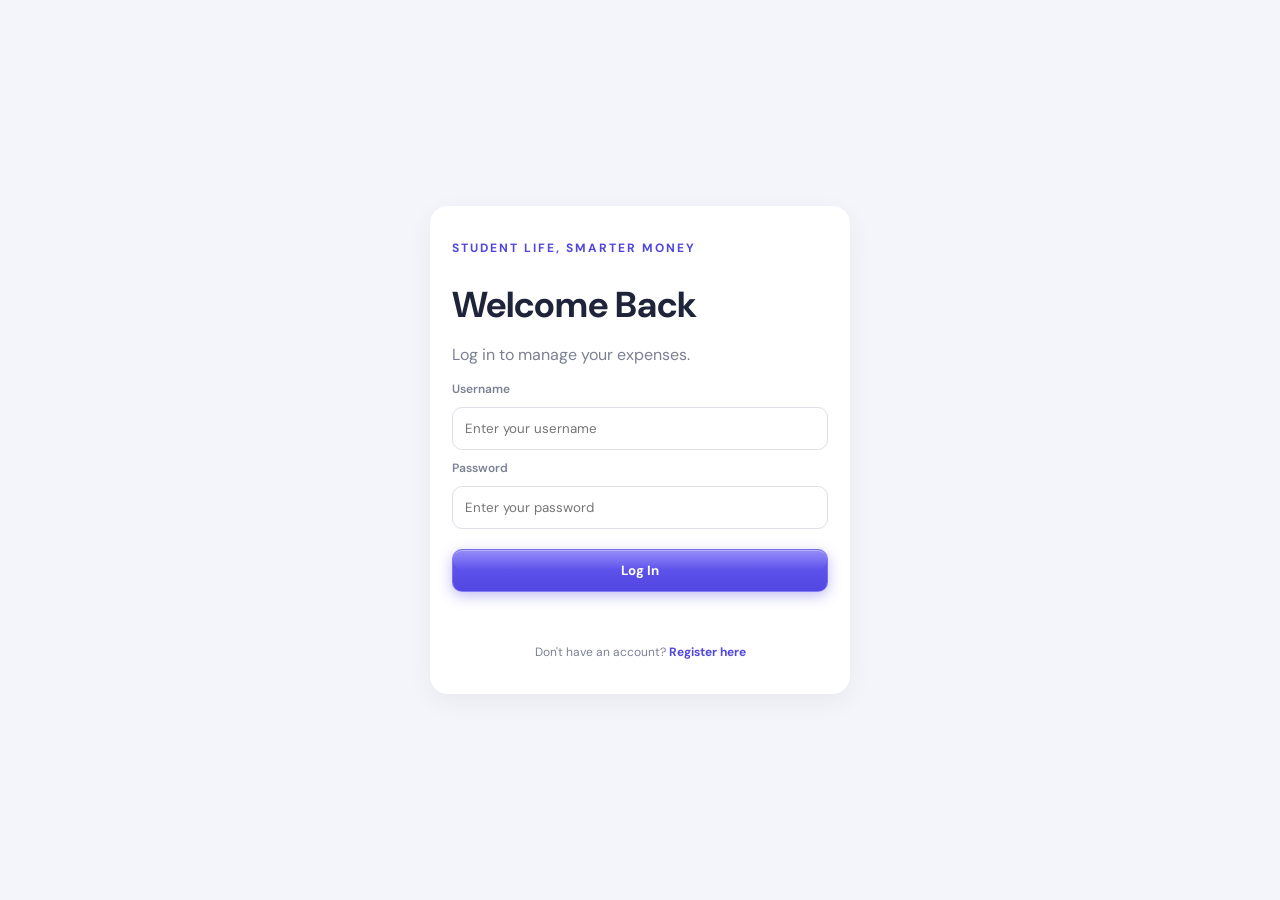
<file: admin.html>
<!DOCTYPE html>
<html lang="en">
<head>
    <meta charset="UTF-8">
    <meta name="viewport" content="width=device-width, initial-scale=1.0">
    <title>Admin Dashboard - Recorded Accounts</title>
    <link rel="stylesheet" href="style.css">
</head>
<body>

<header class="topbar">
    <div>
        <p class="eyebrow">ADMINISTRATOR PORTAL</p>
        <h1>Recorded Accounts</h1>
        <p class="subtitle">View all registered student accounts in the database.</p>
    </div>

    <div class="user-control">
        <span id="adminDisplay">👤 Admin</span>
        <button id="adminLogoutBtn" type="button">Logout</button>
    </div>
</header>

<main class="admin-main">
    <section class="panel">
        <div class="admin-header-row">
            <h2>Registered Users (<span id="userCount">0</span>)</h2>
            <button id="refreshUsersBtn" type="button">Refresh List</button>
        </div>

        <div class="table-container">
            <table class="accounts-table">
                <thead>
                    <tr>
                        <th>User ID</th>
                        <th>Username</th>
                        <th>Email Address</th>
                        <th>Password</th>
                        <th>Expenses Logged</th>
                    </tr>
                </thead>
                <tbody id="accountsTableBody"></tbody>
            </table>
        </div>

        <p id="noAccountsState" hidden>No registered accounts found.</p>
    </section>
</main>

<script src="admin.js"></script>
</body>
</html>
</file>
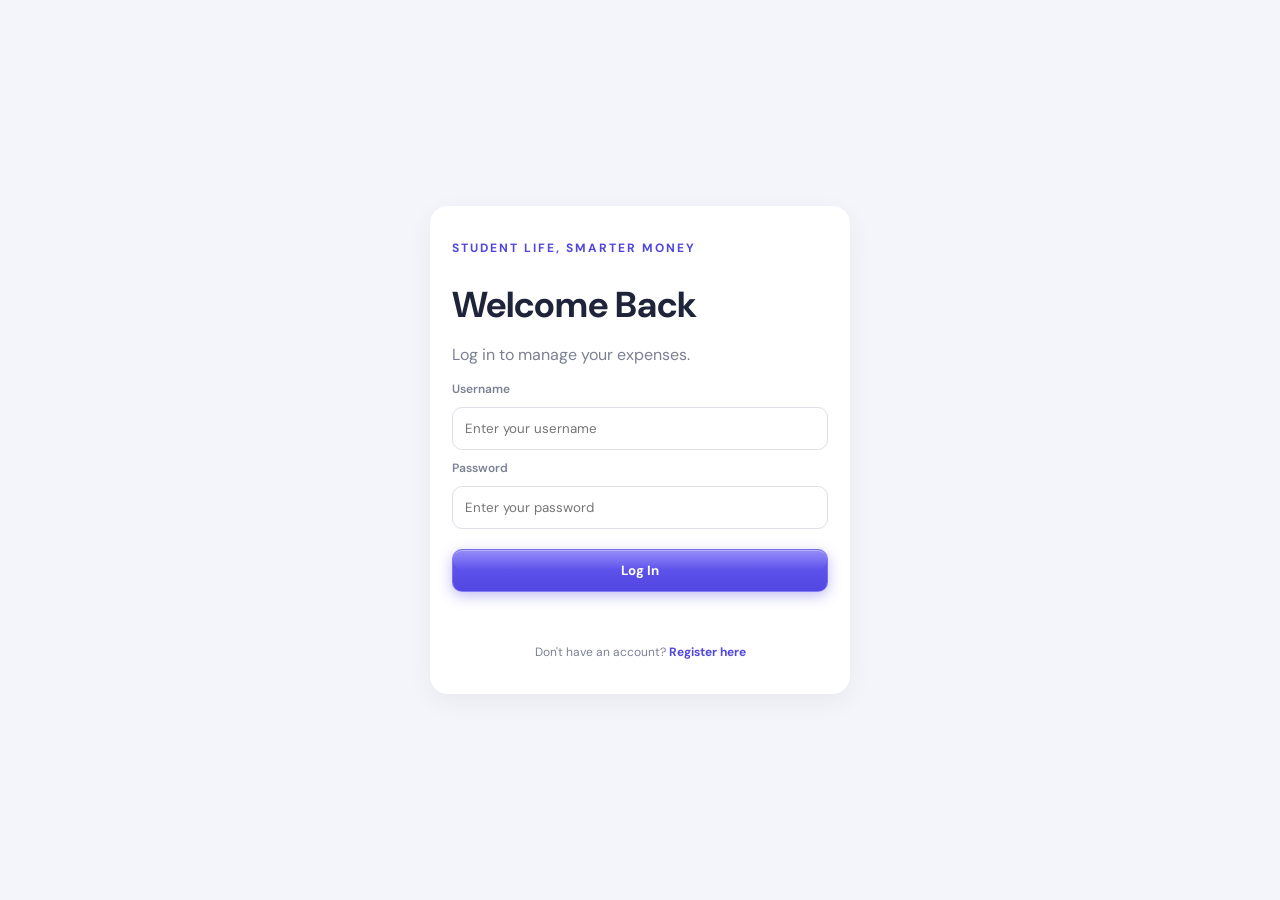
<file: login.html>
<!DOCTYPE html>
<html lang="en">
<head>
    <meta charset="UTF-8">
    <meta name="viewport" content="width=device-width, initial-scale=1.0">
    <title>Login - Student Expense Tracker</title>
    <link rel="stylesheet" href="style.css">
</head>
<body>

<div class="auth-container">
    <div class="panel auth-panel">
        <p class="eyebrow">STUDENT LIFE, SMARTER MONEY</p>
        <h1>Welcome Back</h1>
        <p class="subtitle">Log in to manage your expenses.</p>

        <form id="loginForm">
            <label for="username">Username</label>
            <input type="text" id="username" placeholder="Enter your username" required>

            <label for="password">Password</label>
            <input type="password" id="password" placeholder="Enter your password" required>

            <button type="submit" class="primary-btn">Log In</button>
            <p id="loginMessage" class="auth-message"></p>
        </form>

        <p class="auth-switch">
            Don't have an account? <a href="register.html">Register here</a>
        </p>
    </div>
</div>

<script src="auth.js"></script>
</body>
</html>
</file>
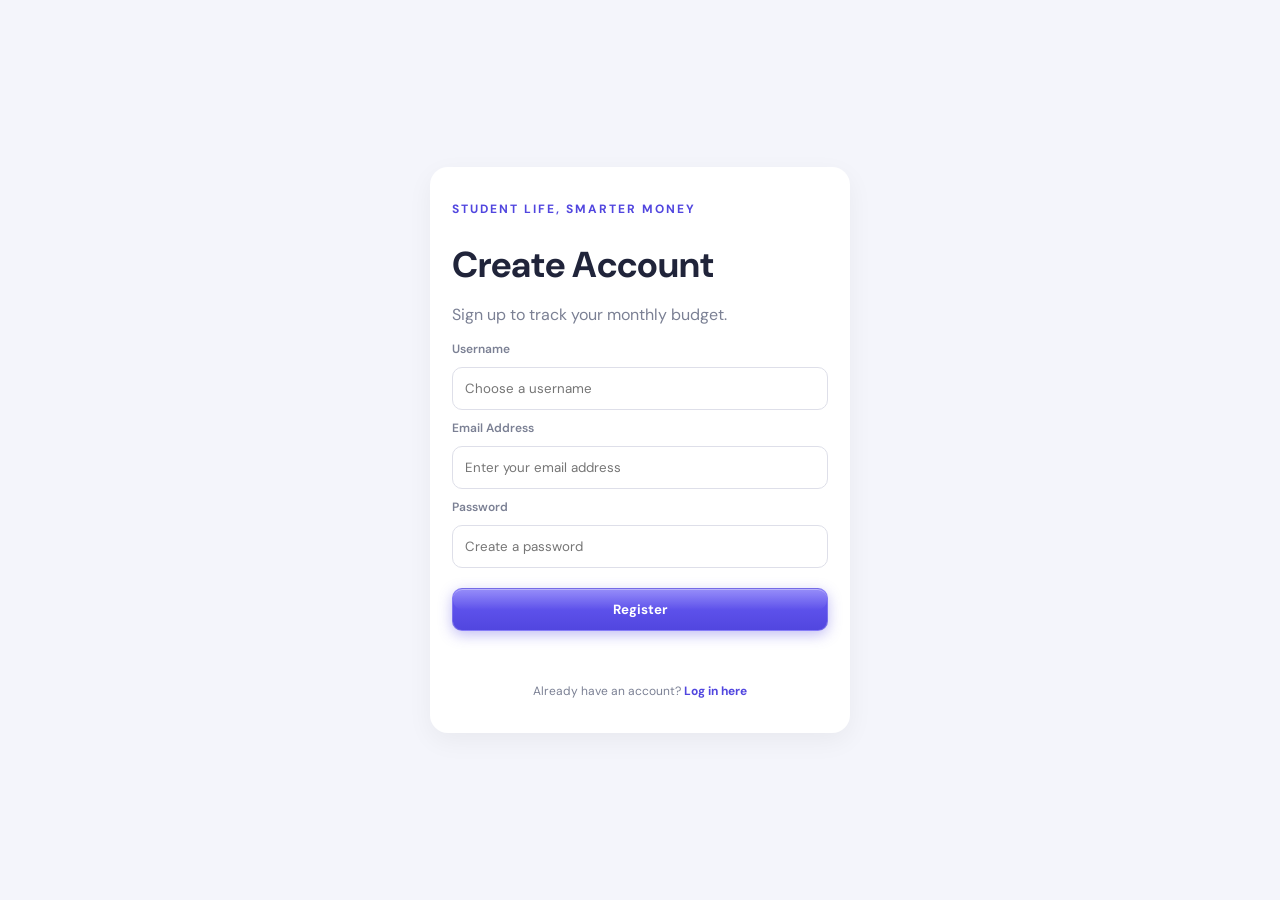
<file: register.html>
<!DOCTYPE html>
<html lang="en">
<head>
    <meta charset="UTF-8">
    <meta name="viewport" content="width=device-width, initial-scale=1.0">
    <title>Register - Student Expense Tracker</title>
    <link rel="stylesheet" href="style.css">
</head>
<body>

<div class="auth-container">
    <div class="panel auth-panel">
        <p class="eyebrow">STUDENT LIFE, SMARTER MONEY</p>
        <h1>Create Account</h1>
        <p class="subtitle">Sign up to track your monthly budget.</p>

        <form id="registerForm">
            <label for="regUsername">Username</label>
            <input type="text" id="regUsername" placeholder="Choose a username" required>

            <label for="regEmail">Email Address</label>
            <input type="email" id="regEmail" placeholder="Enter your email address" required>

            <label for="regPassword">Password</label>
            <input type="password" id="regPassword" placeholder="Create a password" required>

            <button type="submit" class="primary-btn">Register</button>
            <p id="regMessage" class="auth-message"></p>
        </form>

        <p class="auth-switch">
            Already have an account? <a href="login.html">Log in here</a>
        </p>
    </div>
</div>

<script src="auth.js"></script>
</body>
</html>
</file>
<file: style.css>
@import url('https://fonts.googleapis.com/css2?family=DM+Sans:wght@400;500;600;700&display=swap');

:root {
    --purple: #5146df;
    --green: #14b887;
    --red: #d85d68;
    --ink: #20243a;
    --muted: #7b8094;
    --bg: #f4f5fb;
}

* {
    box-sizing: border-box;
}

body {
    margin: 0;
    background: var(--bg);
    color: var(--ink);
    font-family: 'DM Sans', sans-serif;
}

.topbar {
    max-width: 1400px;
    margin: auto;
    padding: 35px 4%;
    display: flex;
    justify-content: space-between;
    align-items: center;
    gap: 20px;
}

.header-controls {
    display: flex;
    align-items: flex-end;
    gap: 20px;
}

.user-control {
    display: flex;
    align-items: center;
    gap: 12px;
}

#userDisplay,
#adminDisplay {
    font-size: 13px;
    font-weight: 600;
    color: var(--muted);
}

.eyebrow {
    color: var(--purple);
    font-size: 12px;
    font-weight: bold;
    letter-spacing: 2px;
}

h1 {
    font-size: 36px;
    margin-bottom: 5px;
}

.subtitle {
    color: var(--muted);
}

.month-control {
    display: grid;
    gap: 8px;
}

.dashboard {
    max-width: 1400px;
    margin: auto;
    padding: 0 4% 30px;
    display: grid;
    grid-template-columns: 1fr 1fr 1fr;
    gap: 20px;
}

.panel {
    background: white;
    border-radius: 18px;
    padding: 22px;
    box-shadow: 0 8px 26px rgba(0,0,0,0.05);
}

h2 {
    font-size: 19px;
    margin-bottom: 22px;
}

h3 {
    font-size: 13px;
    color: var(--muted);
    text-align: center;
    margin: 25px 0 15px;
}

.stat-grid {
    display: grid;
    grid-template-columns: repeat(3, 1fr);
    gap: 10px;
}

.stat-card {
    background: #f7f7fc;
    border-radius: 12px;
    padding: 12px;
}

.stat-card span {
    display: block;
    color: var(--muted);
    font-size: 11px;
    margin-bottom: 10px;
}

.stat-card strong {
    font-size: 16px;
}

.chart-wrap {
    height: 190px;
    max-width: 300px;
    margin: auto;
}

.bar-wrap {
    max-width: 100%;
}

input, select {
    width: 100%;
    padding: 12px;
    border: 1px solid #dedfe9;
    border-radius: 10px;
    font-family: inherit;
    outline: none;
}

input:focus, select:focus {
    border-color: var(--purple);
}

.budget-box {
    background: #f7f7fc;
    padding: 15px;
    border-radius: 13px;
    margin-bottom: 22px;
}

.budget-row {
    display: flex;
    gap: 10px;
    margin: 10px 0;
}

.budget-row input {
    min-width: 0;
}

.progress-track {
    height: 8px;
    background: #e5e5f2;
    border-radius: 10px;
    overflow: hidden;
}

#budgetProgress {
    height: 100%;
    width: 0%;
    background: var(--purple);
    transition: width 0.3s;
}

#budgetMessage {
    font-size: 11px;
    color: var(--muted);
}

form {
    display: grid;
    gap: 10px;
}

form label {
    font-size: 12px;
    font-weight: 600;
    color: var(--muted);
}

button, .primary-btn {
    position: relative;
    overflow: hidden;
    padding: 12px 15px;
    border: 1px solid rgba(255, 255, 255, 0.2);
    border-radius: 10px;
    font-weight: bold;
    font-family: inherit;
    background: linear-gradient(to bottom, rgba(255, 255, 255, 0.15), rgba(0, 0, 0, 0.1));
    box-shadow: inset 0 1px 0 rgba(255, 255, 255, 0.4), 
                0 4px 12px rgba(81, 70, 223, 0.15);
    transition: all 0.2s ease;
    cursor: pointer;
}

button::after, .primary-btn::after {
    content: '';
    position: absolute;
    top: 0;
    left: 0;
    right: 0;
    height: 50%;
    background: linear-gradient(to bottom, rgba(255, 255, 255, 0.3), rgba(255, 255, 255, 0));
    border-radius: inherit;
    pointer-events: none;
}

.primary-btn {
    background-color: var(--purple);
    background-image: linear-gradient(to bottom, #695cf6, #5146df);
    color: white;
    margin-top: 10px;
    box-shadow: inset 0 1px 0 rgba(255, 255, 255, 0.35), 
                0 4px 14px rgba(81, 70, 223, 0.35);
}

button:not(.primary-btn):not(.delete-btn) {
    background-color: #efefff;
    background-image: linear-gradient(to bottom, #f7f7ff, #dfdff9);
    color: var(--purple);
}

button:hover, .primary-btn:hover {
    transform: translateY(-1px);
    filter: brightness(1.05);
    opacity: 1;
}

button:active, .primary-btn:active {
    transform: translateY(1px);
    box-shadow: inset 0 2px 4px rgba(0, 0, 0, 0.15);
}

.delete-btn {
    background: transparent;
    background-image: linear-gradient(to bottom, rgba(216, 93, 104, 0.05), rgba(216, 93, 104, 0.15));
    border: 1px solid rgba(216, 93, 104, 0.3);
    color: var(--red);
    padding: 5px 10px;
    display: block;
    margin-left: auto;
    margin-top: 4px;
    box-shadow: inset 0 1px 0 rgba(255, 255, 255, 0.5);
}

.delete-btn:hover {
    background-image: linear-gradient(to bottom, rgba(216, 93, 104, 0.15), rgba(216, 93, 104, 0.25));
    color: #b84550;
}

#expenseList {
    margin-top: 15px;
}

.expense-item {
    display: flex;
    justify-content: space-between;
    align-items: center;
    padding: 14px 0;
    border-bottom: 1px solid #eee;
    gap: 10px;
}

.expense-title {
    font-size: 13px;
    font-weight: bold;
}

.expense-date,
.expense-note {
    font-size: 11px;
    color: var(--muted);
    margin-top: 4px;
}

.expense-amount {
    color: var(--red);
    font-weight: bold;
    font-size: 13px;
}

#emptyState,
#noAccountsState {
    text-align: center;
    color: var(--muted);
    font-size: 12px;
    padding: 25px 5px;
}

footer {
    text-align: center;
    color: var(--muted);
    font-size: 12px;
    padding: 20px;
}

.auth-container {
    min-height: 100vh;
    display: flex;
    justify-content: center;
    align-items: center;
    padding: 20px;
}

.auth-panel {
    width: 100%;
    max-width: 420px;
}

.auth-message {
    font-size: 12px;
    margin-top: 10px;
    text-align: center;
}

.auth-switch {
    text-align: center;
    font-size: 12px;
    color: var(--muted);
    margin-top: 20px;
}

.auth-switch a {
    color: var(--purple);
    text-decoration: none;
    font-weight: bold;
}

.auth-switch a:hover {
    text-decoration: underline;
}

.admin-main {
    max-width: 1400px;
    margin: auto;
    padding: 0 4% 30px;
}

.admin-header-row {
    display: flex;
    justify-content: space-between;
    align-items: center;
    margin-bottom: 20px;
}

.admin-header-row h2 {
    margin: 0;
}

.table-container {
    overflow-x: auto;
}

.accounts-table {
    width: 100%;
    border-collapse: collapse;
    font-size: 14px;
}

.accounts-table th,
.accounts-table td {
    text-align: left;
    padding: 14px 12px;
    border-bottom: 1px solid #eee;
}

.accounts-table th {
    color: var(--muted);
    font-size: 12px;
    text-transform: uppercase;
    letter-spacing: 0.5px;
    background: #f7f7fc;
}

.pwd-badge {
    background: #efefff;
    color: var(--purple);
    padding: 4px 8px;
    border-radius: 6px;
    font-family: monospace;
    font-size: 12px;
}

@media (max-width: 950px) {
    .dashboard {
        grid-template-columns: 1fr 1fr;
    }
    .dashboard .panel:last-child {
        grid-column: 1 / -1;
    }
}

@media (max-width: 620px) {
    .topbar {
        flex-direction: column;
        align-items: flex-start;
    }
    .header-controls {
        flex-direction: column;
        align-items: flex-start;
        width: 100%;
    }
    .dashboard {
        grid-template-columns: 1fr;
    }
    .dashboard .panel:last-child {
        grid-column: auto;
    }
}
</file>
